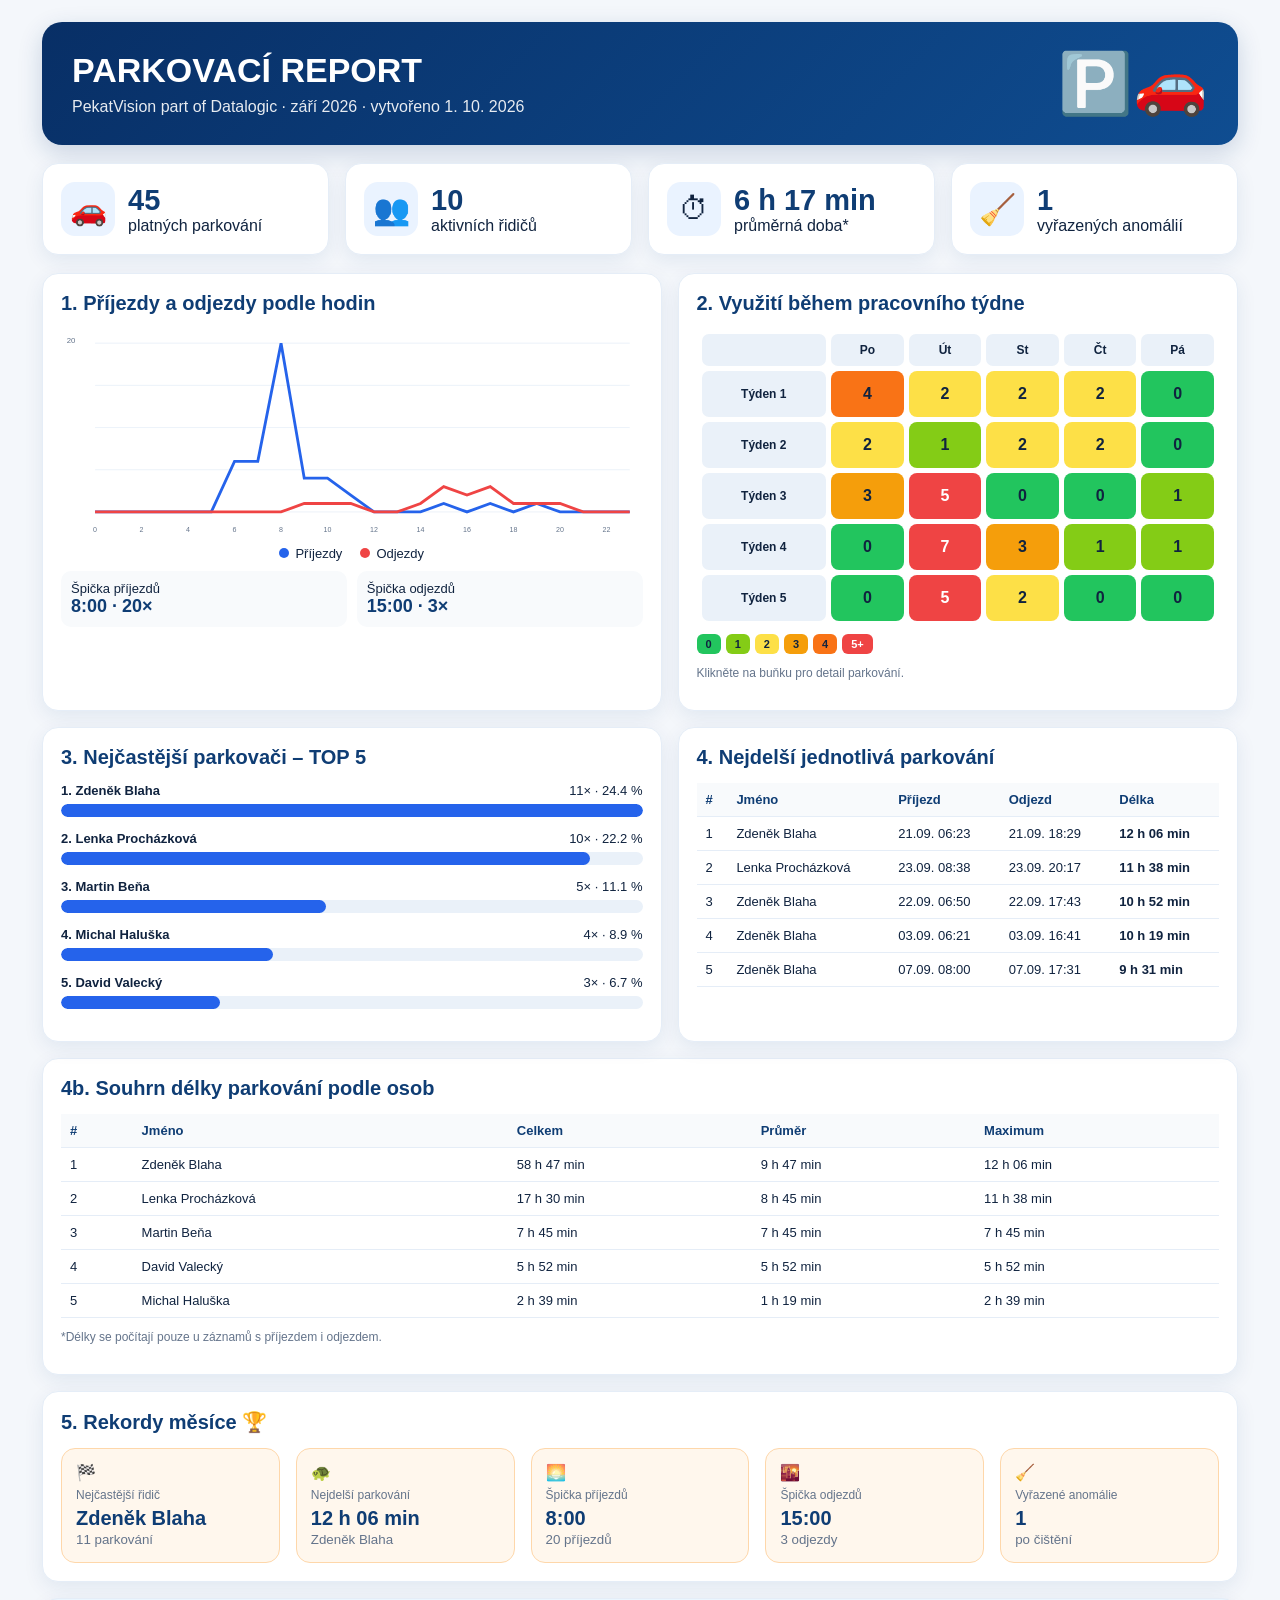
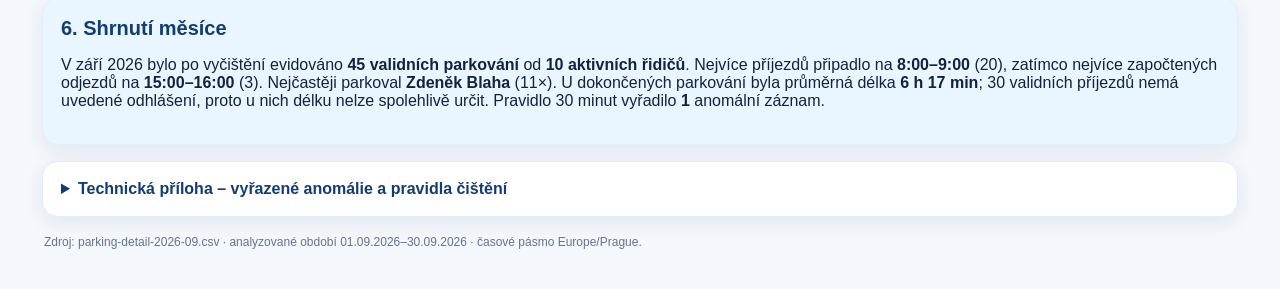
<file: zari_2026_09.html>
<!doctype html><html lang="cs"><head><meta charset="utf-8"><meta name="viewport" content="width=device-width,initial-scale=1">
<title>Parkovací report – září 2026</title>
<style>
:root{--blue:#0f3d74;--blue2:#2563eb;--red:#ef4444;--bg:#f4f7fb;--card:#fff;--text:#10233f;--muted:#64748b}
*{box-sizing:border-box} body{margin:0;background:var(--bg);font-family:Arial,Helvetica,sans-serif;color:var(--text)}
.report{max-width:1240px;margin:auto;padding:22px} .hero{background:linear-gradient(135deg,#082f66,#0f4d91);color:white;border-radius:20px;padding:26px 30px;display:flex;justify-content:space-between;align-items:center;box-shadow:0 8px 24px #0f3d7430}
.hero h1{margin:0;font-size:34px;text-transform:uppercase} .hero p{margin:8px 0 0;opacity:.9} .heroicon{font-size:60px}
.grid{display:grid;gap:16px} .kpis{grid-template-columns:repeat(4,1fr);margin:18px 0} .card{background:white;border:1px solid #e5edf7;border-radius:16px;padding:18px;box-shadow:0 6px 20px #0f3d7415}
.kpi{display:flex;gap:13px;align-items:center} .icon{font-size:30px;background:#eaf3ff;width:54px;height:54px;border-radius:14px;display:grid;place-items:center} .value{font-size:29px;font-weight:900;color:var(--blue)}
.two{grid-template-columns:1.05fr .95fr} .section-title{font-size:20px;color:var(--blue);font-weight:900;margin:0 0 14px} .note{font-size:12px;color:var(--muted)}
.legend{display:flex;gap:18px;justify-content:center;font-size:13px} .dot{display:inline-block;width:10px;height:10px;border-radius:50%;margin-right:6px} .blue{background:#2563eb} .red{background:#ef4444}
.peaks{display:flex;gap:10px;margin-top:10px} .peak{background:#f8fafc;border-radius:10px;padding:10px;flex:1;font-size:13px} .peak b{display:block;color:var(--blue);font-size:18px}
.heatmap{width:100%;border-collapse:separate;border-spacing:5px} .heatmap th{font-size:12px;background:#eaf1f9;padding:9px;border-radius:7px} .heatmap td{font-weight:900;text-align:center;padding:14px;border-radius:8px;cursor:pointer}
.hm0{background:#22c55e}.hm1{background:#84cc16}.hm2{background:#fde047}.hm3{background:#f59e0b}.hm4{background:#f97316}.hm5{background:#ef4444;color:white}
.heatlegend{display:flex;gap:5px;margin-top:8px} .heatlegend span{padding:4px 9px;border-radius:6px;font-weight:bold;font-size:11px}
.barrow{margin:14px 0} .barlabel{display:flex;justify-content:space-between;font-size:13px;margin-bottom:6px} .bartrack{height:13px;background:#eaf1f9;border-radius:20px;overflow:hidden} .barfill{height:100%;background:#2563eb;border-radius:20px}
.tablewrap{overflow:auto} table.table{width:100%;border-collapse:collapse;font-size:13px} .table th,.table td{padding:9px;border-bottom:1px solid #e5edf7;text-align:left} .table th{color:var(--blue);background:#f8fafc}
.records{grid-template-columns:repeat(5,1fr)} .record{background:#fff7ed;border:1px solid #fed7aa;border-radius:14px;padding:14px} .record span{display:block;font-size:12px;color:#64748b;margin-top:6px} .record b{display:block;color:var(--blue);font-size:20px;margin-top:5px} .record small{color:#64748b}
.summary{background:#eaf6ff} details.tech{margin-top:16px} details.tech summary{cursor:pointer;font-weight:bold;color:var(--blue)} footer{font-size:12px;color:#64748b;margin:18px 2px}
dialog{border:0;border-radius:16px;box-shadow:0 20px 60px #0005;max-width:760px;width:92%;padding:20px} dialog::backdrop{background:#0f172a80} .close{float:right;border:0;background:#eaf1f9;border-radius:8px;padding:7px 10px;cursor:pointer}
@media(max-width:900px){.kpis,.two,.records{grid-template-columns:1fr}.hero{display:block}.report{padding:12px}} @media print{body{background:white}.card,.hero{box-shadow:none} dialog{display:none}}
</style></head><body><div class="report">
<header class="hero"><div><h1>Parkovací report</h1><p>PekatVision part of Datalogic · září 2026 · vytvořeno 1. 10. 2026</p></div><div class="heroicon">🅿️🚗</div></header>
<section class="grid kpis">
<div class="card kpi"><div class="icon">🚗</div><div><div class="value">45</div><div>platných parkování</div></div></div>
<div class="card kpi"><div class="icon">👥</div><div><div class="value">10</div><div>aktivních řidičů</div></div></div>
<div class="card kpi"><div class="icon">⏱</div><div><div class="value">6 h 17 min</div><div>průměrná doba*</div></div></div>
<div class="card kpi"><div class="icon">🧹</div><div><div class="value">1</div><div>vyřazených anomálií</div></div></div>
</section>
<section class="grid two">
<div class="card"><h2 class="section-title">1. Příjezdy a odjezdy podle hodin</h2><svg viewBox="0 0 820 300" role="img" aria-label="Příjezdy a odjezdy podle hodin" style="width:100%;height:auto">
<line x1="48" y1="20.0" x2="802" y2="20.0" stroke="#e5edf7"/><line x1="48" y1="79.5" x2="802" y2="79.5" stroke="#e5edf7"/><line x1="48" y1="139.0" x2="802" y2="139.0" stroke="#e5edf7"/><line x1="48" y1="198.5" x2="802" y2="198.5" stroke="#e5edf7"/><line x1="48" y1="258.0" x2="802" y2="258.0" stroke="#e5edf7"/><polyline fill="none" stroke="#2563eb" stroke-width="4" points="48.0,258.0 80.8,258.0 113.6,258.0 146.3,258.0 179.1,258.0 211.9,258.0 244.7,186.6 277.5,186.6 310.3,20.0 343.0,210.4 375.8,210.4 408.6,234.2 441.4,258.0 474.2,258.0 507.0,258.0 539.7,246.1 572.5,258.0 605.3,246.1 638.1,258.0 670.9,246.1 703.7,258.0 736.4,258.0 769.2,258.0 802.0,258.0"/>
<polyline fill="none" stroke="#ef4444" stroke-width="4" points="48.0,258.0 80.8,258.0 113.6,258.0 146.3,258.0 179.1,258.0 211.9,258.0 244.7,258.0 277.5,258.0 310.3,258.0 343.0,246.1 375.8,246.1 408.6,246.1 441.4,258.0 474.2,258.0 507.0,246.1 539.7,222.3 572.5,234.2 605.3,222.3 638.1,246.1 670.9,246.1 703.7,246.1 736.4,258.0 769.2,258.0 802.0,258.0"/>
<text x="48.0" y="286" text-anchor="middle" font-size="10" fill="#64748b">0</text><text x="113.6" y="286" text-anchor="middle" font-size="10" fill="#64748b">2</text><text x="179.1" y="286" text-anchor="middle" font-size="10" fill="#64748b">4</text><text x="244.7" y="286" text-anchor="middle" font-size="10" fill="#64748b">6</text><text x="310.3" y="286" text-anchor="middle" font-size="10" fill="#64748b">8</text><text x="375.8" y="286" text-anchor="middle" font-size="10" fill="#64748b">10</text><text x="441.4" y="286" text-anchor="middle" font-size="10" fill="#64748b">12</text><text x="507.0" y="286" text-anchor="middle" font-size="10" fill="#64748b">14</text><text x="572.5" y="286" text-anchor="middle" font-size="10" fill="#64748b">16</text><text x="638.1" y="286" text-anchor="middle" font-size="10" fill="#64748b">18</text><text x="703.7" y="286" text-anchor="middle" font-size="10" fill="#64748b">20</text><text x="769.2" y="286" text-anchor="middle" font-size="10" fill="#64748b">22</text><text x="8" y="20" font-size="11" fill="#64748b">20</text>
</svg>
<div class="legend"><span><i class="dot blue"></i>Příjezdy</span><span><i class="dot red"></i>Odjezdy</span></div><div class="peaks"><div class="peak">Špička příjezdů<b>8:00 · 20×</b></div><div class="peak">Špička odjezdů<b>15:00 · 3×</b></div></div></div>
<div class="card"><h2 class="section-title">2. Využití během pracovního týdne</h2><table class="heatmap"><thead><tr><th></th><th>Po</th><th>Út</th><th>St</th><th>Čt</th><th>Pá</th></tr></thead>
<tbody><tr><th>Týden 1</th><td class="hm4" onclick="showDetail('w1d0')" title="Kliknutím zobrazíte detail">4</td><td class="hm2" onclick="showDetail('w1d1')" title="Kliknutím zobrazíte detail">2</td><td class="hm2" onclick="showDetail('w1d2')" title="Kliknutím zobrazíte detail">2</td><td class="hm2" onclick="showDetail('w1d3')" title="Kliknutím zobrazíte detail">2</td><td class="hm0" onclick="showDetail('w1d4')" title="Kliknutím zobrazíte detail">0</td></tr><tr><th>Týden 2</th><td class="hm2" onclick="showDetail('w2d0')" title="Kliknutím zobrazíte detail">2</td><td class="hm1" onclick="showDetail('w2d1')" title="Kliknutím zobrazíte detail">1</td><td class="hm2" onclick="showDetail('w2d2')" title="Kliknutím zobrazíte detail">2</td><td class="hm2" onclick="showDetail('w2d3')" title="Kliknutím zobrazíte detail">2</td><td class="hm0" onclick="showDetail('w2d4')" title="Kliknutím zobrazíte detail">0</td></tr><tr><th>Týden 3</th><td class="hm3" onclick="showDetail('w3d0')" title="Kliknutím zobrazíte detail">3</td><td class="hm5" onclick="showDetail('w3d1')" title="Kliknutím zobrazíte detail">5</td><td class="hm0" onclick="showDetail('w3d2')" title="Kliknutím zobrazíte detail">0</td><td class="hm0" onclick="showDetail('w3d3')" title="Kliknutím zobrazíte detail">0</td><td class="hm1" onclick="showDetail('w3d4')" title="Kliknutím zobrazíte detail">1</td></tr><tr><th>Týden 4</th><td class="hm0" onclick="showDetail('w4d0')" title="Kliknutím zobrazíte detail">0</td><td class="hm5" onclick="showDetail('w4d1')" title="Kliknutím zobrazíte detail">7</td><td class="hm3" onclick="showDetail('w4d2')" title="Kliknutím zobrazíte detail">3</td><td class="hm1" onclick="showDetail('w4d3')" title="Kliknutím zobrazíte detail">1</td><td class="hm1" onclick="showDetail('w4d4')" title="Kliknutím zobrazíte detail">1</td></tr><tr><th>Týden 5</th><td class="hm0" onclick="showDetail('w5d0')" title="Kliknutím zobrazíte detail">0</td><td class="hm5" onclick="showDetail('w5d1')" title="Kliknutím zobrazíte detail">5</td><td class="hm2" onclick="showDetail('w5d2')" title="Kliknutím zobrazíte detail">2</td><td class="hm0" onclick="showDetail('w5d3')" title="Kliknutím zobrazíte detail">0</td><td class="hm0" onclick="showDetail('w5d4')" title="Kliknutím zobrazíte detail">0</td></tr></tbody></table>
<div class="heatlegend"><span class="hm0">0</span><span class="hm1">1</span><span class="hm2">2</span><span class="hm3">3</span><span class="hm4">4</span><span class="hm5">5+</span></div>
<p class="note">Klikněte na buňku pro detail parkování.</p></div>
</section>
<section class="grid two" style="margin-top:16px">
<div class="card"><h2 class="section-title">3. Nejčastější parkovači – TOP 5</h2><div class="barrow"><div class="barlabel"><b>1. Zdeněk Blaha</b><span>11× · 24.4 %</span></div>
    <div class="bartrack"><div class="barfill" style="width:100.0%"></div></div></div><div class="barrow"><div class="barlabel"><b>2. Lenka Procházková</b><span>10× · 22.2 %</span></div>
    <div class="bartrack"><div class="barfill" style="width:90.9%"></div></div></div><div class="barrow"><div class="barlabel"><b>3. Martin Beňa</b><span>5× · 11.1 %</span></div>
    <div class="bartrack"><div class="barfill" style="width:45.5%"></div></div></div><div class="barrow"><div class="barlabel"><b>4. Michal Haluška</b><span>4× · 8.9 %</span></div>
    <div class="bartrack"><div class="barfill" style="width:36.4%"></div></div></div><div class="barrow"><div class="barlabel"><b>5. David Valecký</b><span>3× · 6.7 %</span></div>
    <div class="bartrack"><div class="barfill" style="width:27.3%"></div></div></div></div>
<div class="card"><h2 class="section-title">4. Nejdelší jednotlivá parkování</h2><div class="tablewrap"><table class="table"><thead><tr><th>#</th><th>Jméno</th><th>Příjezd</th><th>Odjezd</th><th>Délka</th></tr></thead><tbody><tr><td>1</td><td>Zdeněk Blaha</td><td>21.09. 06:23</td><td>21.09. 18:29</td><td><b>12 h 06 min</b></td></tr><tr><td>2</td><td>Lenka Procházková</td><td>23.09. 08:38</td><td>23.09. 20:17</td><td><b>11 h 38 min</b></td></tr><tr><td>3</td><td>Zdeněk Blaha</td><td>22.09. 06:50</td><td>22.09. 17:43</td><td><b>10 h 52 min</b></td></tr><tr><td>4</td><td>Zdeněk Blaha</td><td>03.09. 06:21</td><td>03.09. 16:41</td><td><b>10 h 19 min</b></td></tr><tr><td>5</td><td>Zdeněk Blaha</td><td>07.09. 08:00</td><td>07.09. 17:31</td><td><b>9 h 31 min</b></td></tr></tbody></table></div></div>
</section>
<section class="card" style="margin-top:16px"><h2 class="section-title">4b. Souhrn délky parkování podle osob</h2><div class="tablewrap"><table class="table"><thead><tr><th>#</th><th>Jméno</th><th>Celkem</th><th>Průměr</th><th>Maximum</th></tr></thead><tbody><tr><td>1</td><td>Zdeněk Blaha</td><td>58 h 47 min</td><td>9 h 47 min</td><td>12 h 06 min</td></tr><tr><td>2</td><td>Lenka Procházková</td><td>17 h 30 min</td><td>8 h 45 min</td><td>11 h 38 min</td></tr><tr><td>3</td><td>Martin Beňa</td><td>7 h 45 min</td><td>7 h 45 min</td><td>7 h 45 min</td></tr><tr><td>4</td><td>David Valecký</td><td>5 h 52 min</td><td>5 h 52 min</td><td>5 h 52 min</td></tr><tr><td>5</td><td>Michal Haluška</td><td>2 h 39 min</td><td>1 h 19 min</td><td>2 h 39 min</td></tr></tbody></table></div><p class="note">*Délky se počítají pouze u záznamů s příjezdem i odjezdem.</p></section>
<section class="card" style="margin-top:16px"><h2 class="section-title">5. Rekordy měsíce 🏆</h2><div class="grid records">
<div class="record">🏁<span>Nejčastější řidič</span><b>Zdeněk Blaha</b><small>11 parkování</small></div>
<div class="record">🐢<span>Nejdelší parkování</span><b>12 h 06 min</b><small>Zdeněk Blaha</small></div>
<div class="record">🌅<span>Špička příjezdů</span><b>8:00</b><small>20 příjezdů</small></div>
<div class="record">🌇<span>Špička odjezdů</span><b>15:00</b><small>3 odjezdy</small></div>
<div class="record">🧹<span>Vyřazené anomálie</span><b>1</b><small>po čištění</small></div>
</div></section>
<section class="card summary" style="margin-top:16px"><h2 class="section-title">6. Shrnutí měsíce</h2><p>V září 2026 bylo po vyčištění evidováno <b>45 validních parkování</b> od <b>10 aktivních řidičů</b>. Nejvíce příjezdů připadlo na <b>8:00–9:00</b> (20), zatímco nejvíce započtených odjezdů na <b>15:00–16:00</b> (3). Nejčastěji parkoval <b>Zdeněk Blaha</b> (11×). U dokončených parkování byla průměrná délka <b>6 h 17 min</b>; 30 validních příjezdů nemá uvedené odhlášení, proto u nich délku nelze spolehlivě určit. Pravidlo 30 minut vyřadilo <b>1</b> anomální záznam.</p></section>
<details class="card tech"><summary>Technická příloha – vyřazené anomálie a pravidla čištění</summary>
<p>Pravidla: neplatná data / odjezd před příjezdem se vyřazují; opakovaná rezervace stejné osoby do 30 minut se vyřazuje; chybějící odhlášení se počítá pouze jako příjezd; opakovaný odjezd stejné osoby v jedné hodině se do odjezdů počítá jen jednou; rezervace kratší než 5 minut se označují jako podezřelé, ale automaticky se nevyřazují.</p>
<div class="tablewrap"><table class="table"><thead><tr><th>ID</th><th>Jméno</th><th>Příjezd</th><th>Odjezd</th><th>Důvod</th></tr></thead><tbody><tr><td>243</td><td>Michal Haluška</td><td>02.09. 09:34</td><td>—</td><td>ANOMALIE_30_MIN</td></tr></tbody></table></div>
<p class="note">Podezřelé krátké rezervace: 2. Validní záznamy bez odhlášení: 30. Tyto údaje nejsou samostatnou hlavní sekcí dashboardu.</p>
</details>
<footer>Zdroj: parking-detail-2026-09.csv · analyzované období 01.09.2026–30.09.2026 · časové pásmo Europe/Prague.</footer>
</div>
<dialog id="detail"><button class="close" onclick="document.getElementById('detail').close()">✕</button><h3 id="detailTitle">Detail</h3><div id="detailBody"></div></dialog>
<script>
const heatDetails={"w1d0": [{"name": "Zdeněk Blaha", "arrival": "07.09. 08:00", "departure": "07.09. 17:31", "duration": "9 h 31 min", "note": "validní parkování"}, {"name": "Martin Beňa", "arrival": "07.09. 08:01", "departure": "—", "duration": "—", "note": "chybějící odhlášení"}, {"name": "Lenka Procházková", "arrival": "07.09. 08:01", "departure": "—", "duration": "—", "note": "chybějící odhlášení"}, {"name": "Petr Pololáník", "arrival": "07.09. 08:11", "departure": "—", "duration": "—", "note": "chybějící odhlášení"}], "w1d1": [{"name": "Zdeněk Blaha", "arrival": "01.09. 08:02", "departure": "01.09. 15:52", "duration": "7 h 49 min", "note": "validní parkování"}, {"name": "Lenka Procházková", "arrival": "01.09. 08:12", "departure": "01.09. 14:04", "duration": "5 h 52 min", "note": "validní parkování"}], "w1d2": [{"name": "Zdeněk Blaha", "arrival": "02.09. 07:43", "departure": "—", "duration": "—", "note": "chybějící odhlášení"}, {"name": "Michal Haluška", "arrival": "02.09. 09:33", "departure": "02.09. 09:33", "duration": "0 h 00 min", "note": "krátká rezervace"}], "w1d3": [{"name": "Zdeněk Blaha", "arrival": "03.09. 06:21", "departure": "03.09. 16:41", "duration": "10 h 19 min", "note": "validní parkování"}, {"name": "Lenka Procházková", "arrival": "03.09. 08:06", "departure": "—", "duration": "—", "note": "chybějící odhlášení"}], "w1d4": [], "w2d0": [{"name": "Lenka Procházková", "arrival": "14.09. 07:47", "departure": "—", "duration": "—", "note": "chybějící odhlášení"}, {"name": "Adam Švidroň", "arrival": "14.09. 08:31", "departure": "—", "duration": "—", "note": "chybějící odhlášení"}], "w2d1": [{"name": "Zdeněk Blaha", "arrival": "08.09. 08:43", "departure": "08.09. 16:51", "duration": "8 h 07 min", "note": "validní parkování"}], "w2d2": [{"name": "Petr Pololáník", "arrival": "09.09. 07:27", "departure": "—", "duration": "—", "note": "chybějící odhlášení"}, {"name": "Lenka Procházková", "arrival": "09.09. 08:06", "departure": "—", "duration": "—", "note": "chybějící odhlášení"}], "w2d3": [{"name": "Petr Pololáník", "arrival": "10.09. 07:52", "departure": "—", "duration": "—", "note": "chybějící odhlášení"}, {"name": "Martin Beňa", "arrival": "10.09. 08:06", "departure": "—", "duration": "—", "note": "chybějící odhlášení"}], "w2d4": [], "w3d0": [{"name": "Zdeněk Blaha", "arrival": "21.09. 06:23", "departure": "21.09. 18:29", "duration": "12 h 06 min", "note": "validní parkování"}, {"name": "Martin Beňa", "arrival": "21.09. 08:04", "departure": "21.09. 15:49", "duration": "7 h 45 min", "note": "validní parkování"}, {"name": "David Valecký", "arrival": "21.09. 11:33", "departure": "21.09. 17:25", "duration": "5 h 52 min", "note": "validní parkování"}], "w3d1": [{"name": "Adam Švidroň", "arrival": "15.09. 08:59", "departure": "—", "duration": "—", "note": "chybějící odhlášení"}, {"name": "Lenka Procházková", "arrival": "15.09. 09:28", "departure": "—", "duration": "—", "note": "chybějící odhlášení"}, {"name": "Petr Šmíd", "arrival": "15.09. 10:21", "departure": "15.09. 10:46", "duration": "0 h 25 min", "note": "validní parkování"}, {"name": "Michal Haluška", "arrival": "15.09. 10:21", "departure": "—", "duration": "—", "note": "chybějící odhlášení"}, {"name": "Petr Šmíd", "arrival": "15.09. 15:15", "departure": "15.09. 15:15", "duration": "0 h 00 min", "note": "krátká rezervace"}], "w3d2": [], "w3d3": [], "w3d4": [{"name": "Lenka Procházková", "arrival": "18.09. 07:52", "departure": "—", "duration": "—", "note": "chybějící odhlášení"}], "w4d0": [], "w4d1": [{"name": "Zdeněk Blaha", "arrival": "22.09. 06:50", "departure": "22.09. 17:43", "duration": "10 h 52 min", "note": "validní parkování"}, {"name": "Martin Beňa", "arrival": "22.09. 08:16", "departure": "—", "duration": "—", "note": "chybějící odhlášení"}, {"name": "Lenka Procházková", "arrival": "22.09. 08:56", "departure": "—", "duration": "—", "note": "chybějící odhlášení"}, {"name": "David Valecký", "arrival": "22.09. 09:43", "departure": "—", "duration": "—", "note": "chybějící odhlášení"}, {"name": "Michal Haluška", "arrival": "22.09. 10:46", "departure": "—", "duration": "—", "note": "chybějící odhlášení"}, {"name": "Tomáš Gřeš", "arrival": "22.09. 17:58", "departure": "22.09. 19:13", "duration": "1 h 15 min", "note": "validní parkování"}, {"name": "Tomáš Gřeš", "arrival": "22.09. 19:14", "departure": "—", "duration": "—", "note": "chybějící odhlášení"}], "w4d2": [{"name": "Zdeněk Blaha", "arrival": "23.09. 06:16", "departure": "—", "duration": "—", "note": "chybějící odhlášení"}, {"name": "Lenka Procházková", "arrival": "23.09. 08:38", "departure": "23.09. 20:17", "duration": "11 h 38 min", "note": "validní parkování"}, {"name": "Tomáš Benda", "arrival": "23.09. 08:43", "departure": "—", "duration": "—", "note": "chybějící odhlášení"}], "w4d3": [{"name": "Zdeněk Blaha", "arrival": "24.09. 06:17", "departure": "—", "duration": "—", "note": "chybějící odhlášení"}], "w4d4": [{"name": "Adam Švidroň", "arrival": "25.09. 08:33", "departure": "—", "duration": "—", "note": "chybějící odhlášení"}], "w5d0": [], "w5d1": [{"name": "Zdeněk Blaha", "arrival": "29.09. 06:21", "departure": "—", "duration": "—", "note": "chybějící odhlášení"}, {"name": "Martin Beňa", "arrival": "29.09. 07:57", "departure": "—", "duration": "—", "note": "chybějící odhlášení"}, {"name": "Lenka Procházková", "arrival": "29.09. 08:31", "departure": "—", "duration": "—", "note": "chybějící odhlášení"}, {"name": "Michal Haluška", "arrival": "29.09. 09:03", "departure": "29.09. 11:43", "duration": "2 h 39 min", "note": "validní parkování"}, {"name": "Tomáš Benda", "arrival": "29.09. 10:27", "departure": "—", "duration": "—", "note": "chybějící odhlášení"}], "w5d2": [{"name": "Zdeněk Blaha", "arrival": "30.09. 08:11", "departure": "—", "duration": "—", "note": "chybějící odhlášení"}, {"name": "David Valecký", "arrival": "30.09. 11:26", "departure": "—", "duration": "—", "note": "chybějící odhlášení"}], "w5d3": [], "w5d4": []};
function showDetail(key){
 const d=heatDetails[key]||[]; const dlg=document.getElementById('detail');
 document.getElementById('detailTitle').textContent='Detail využití';
 document.getElementById('detailBody').innerHTML=d.length?'<table class="table"><thead><tr><th>Jméno</th><th>Příjezd</th><th>Odjezd</th><th>Délka</th><th>Poznámka</th></tr></thead><tbody>'+d.map(r=>`<tr><td>${r.name}</td><td>${r.arrival}</td><td>${r.departure}</td><td>${r.duration}</td><td>${r.note}</td></tr>`).join('')+'</tbody></table>':'<p>Bez parkování.</p>';
 dlg.showModal();
}
</script></body></html>
</file>
